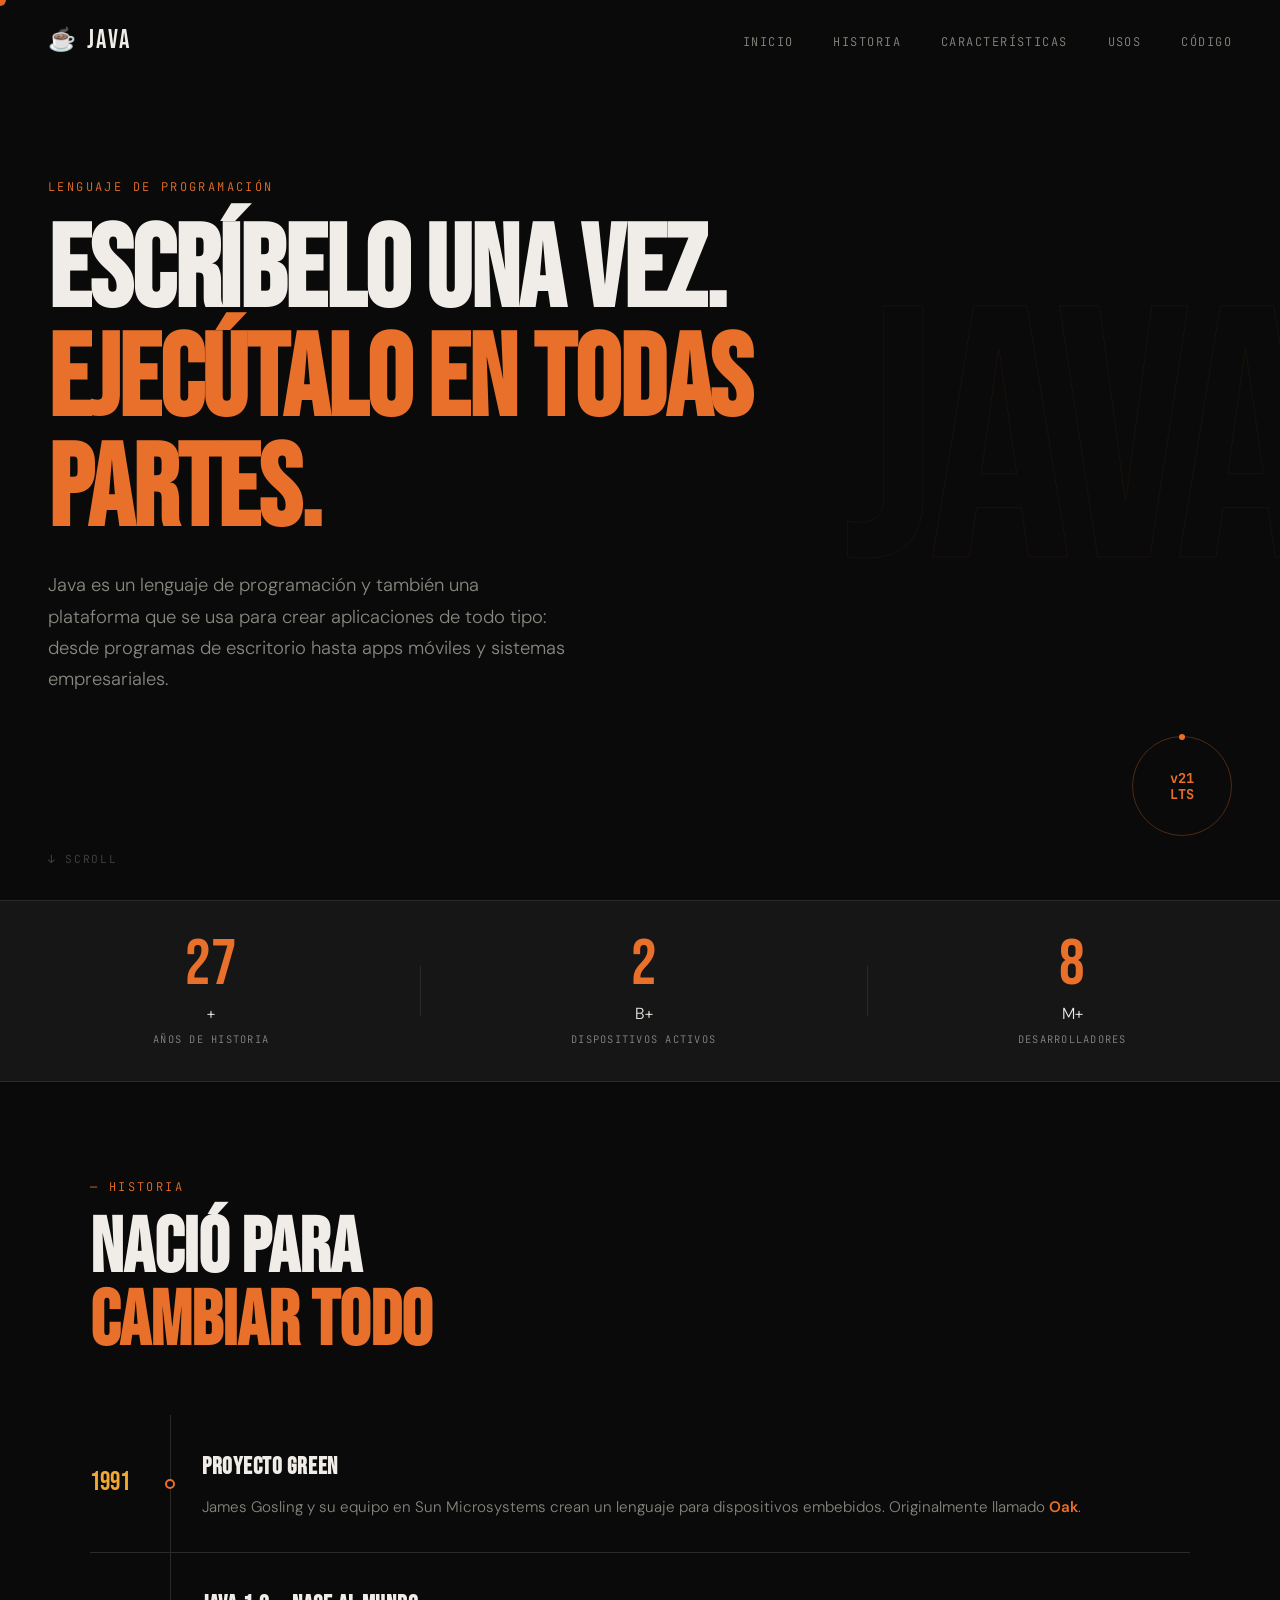
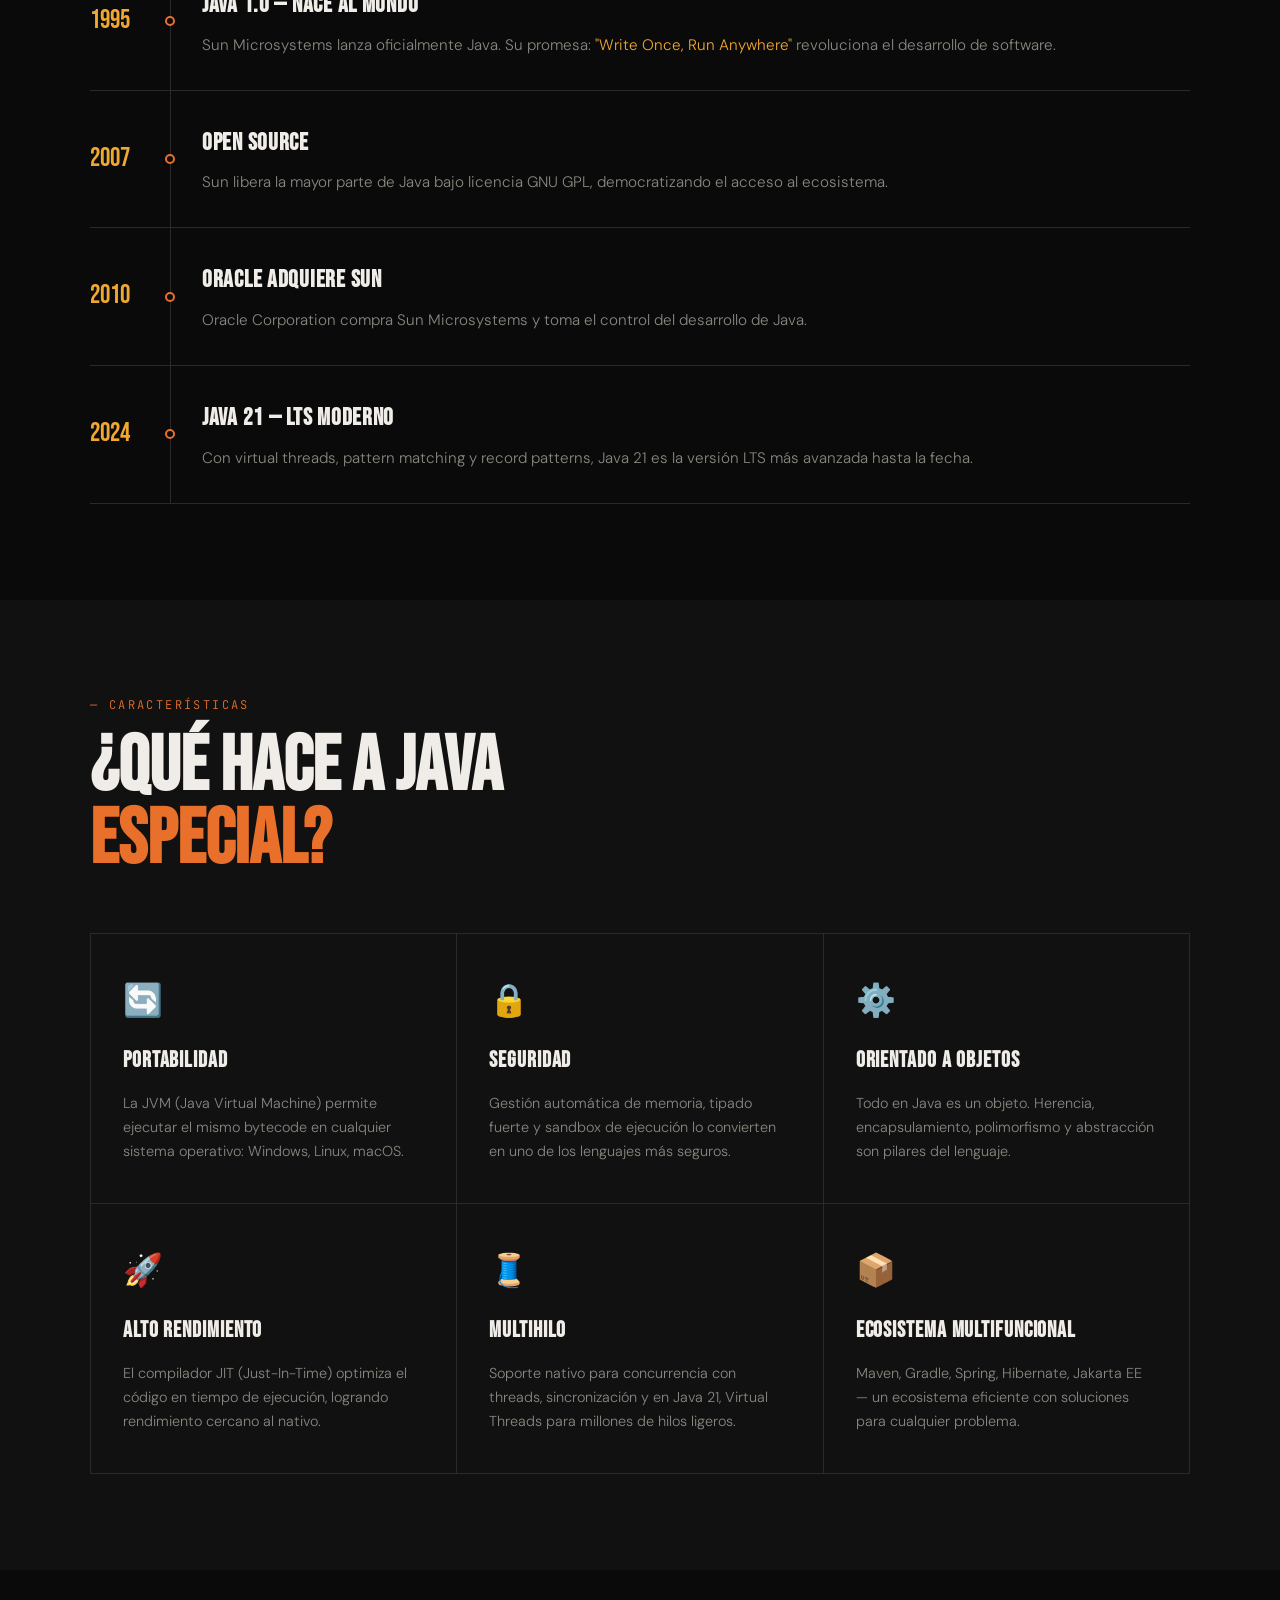
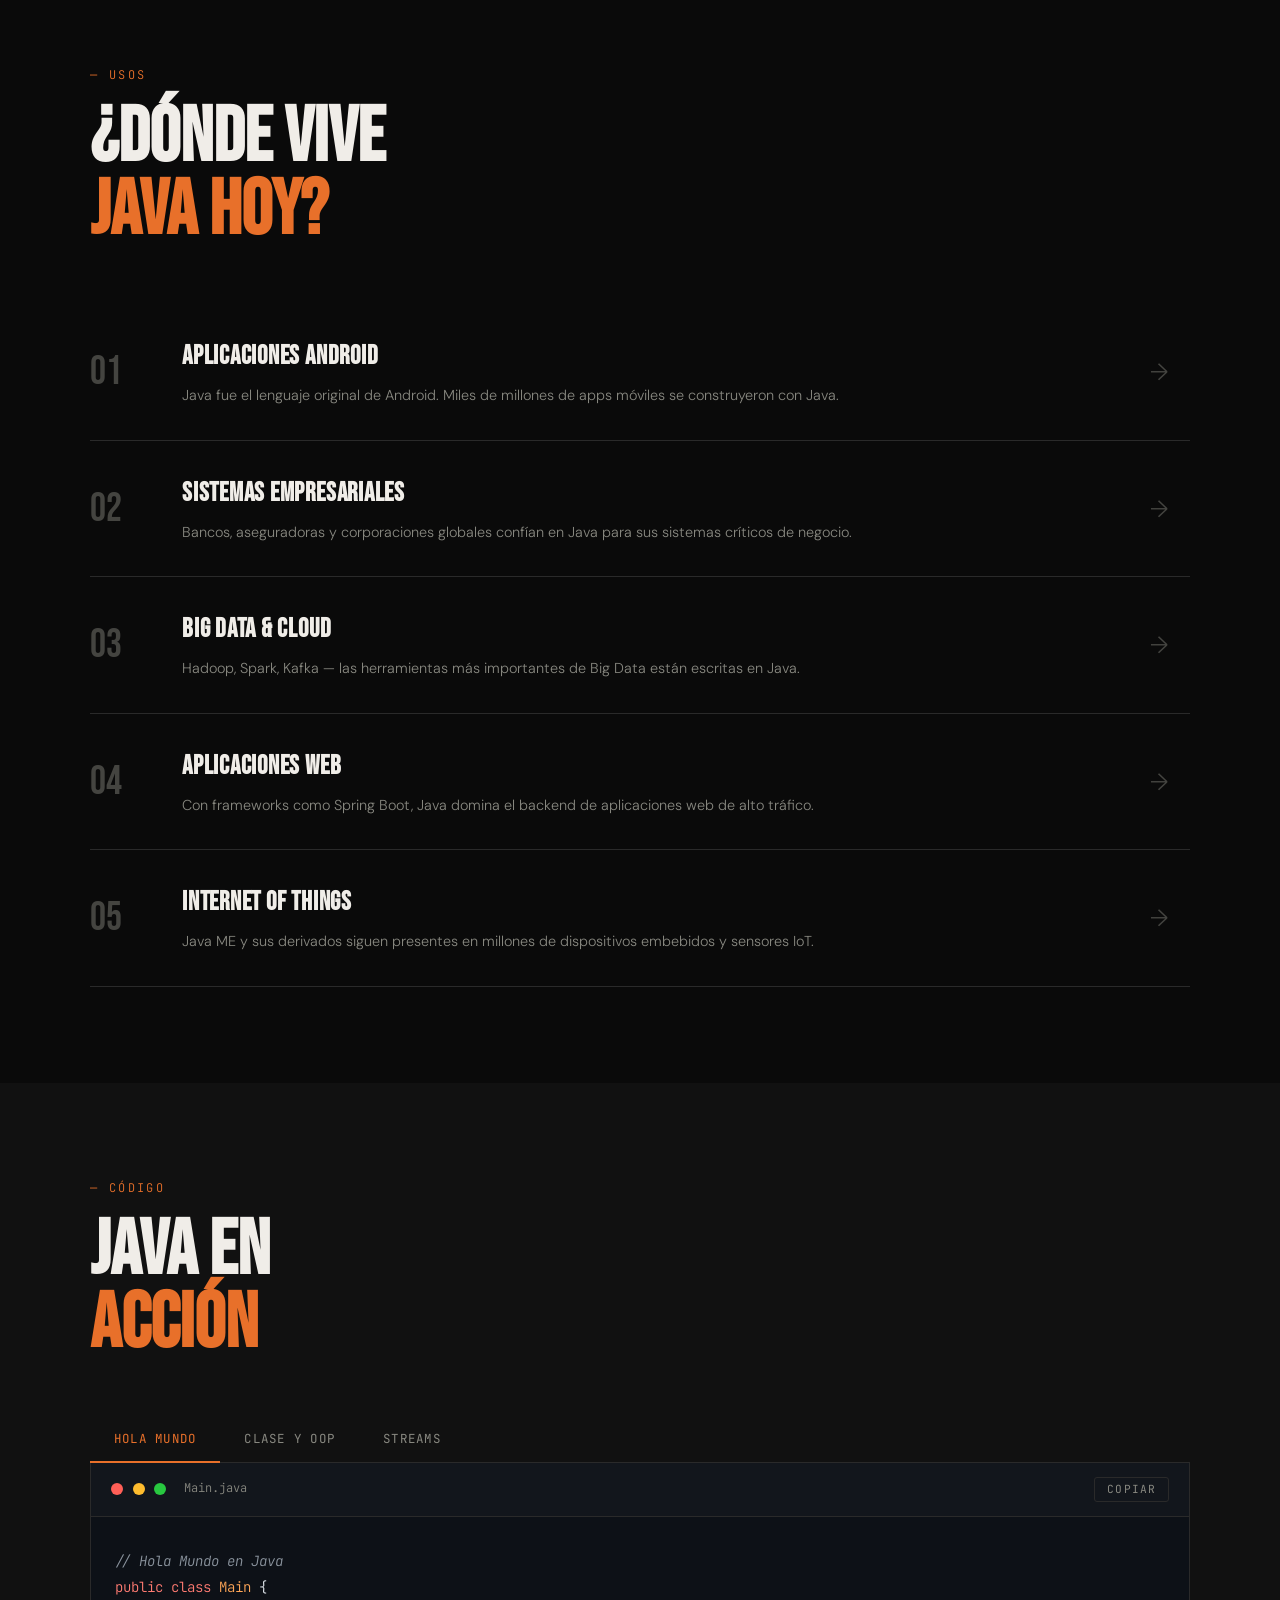
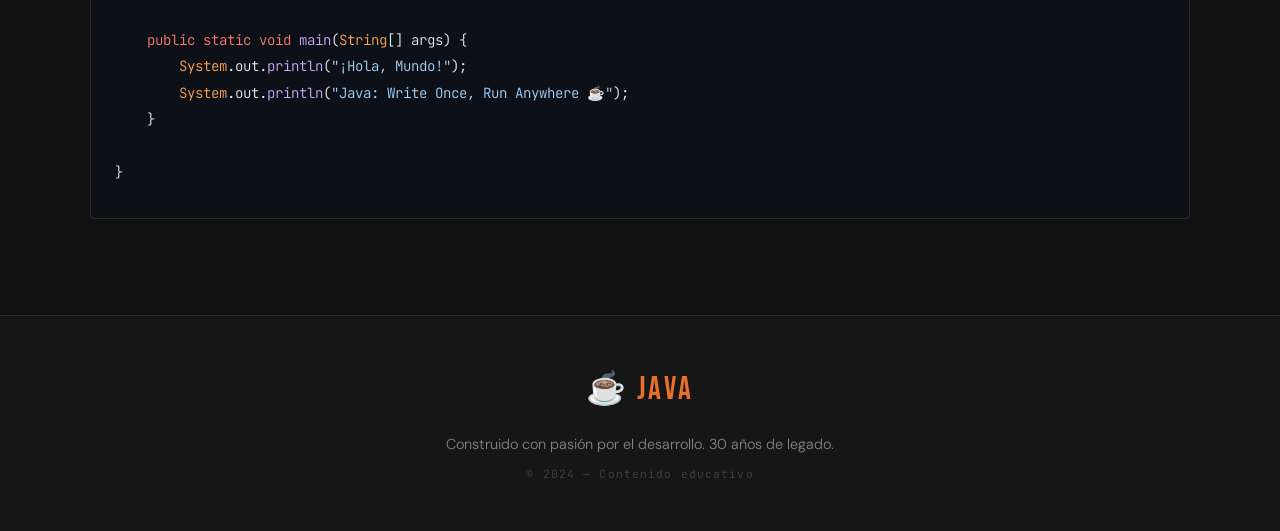
<file: index.html>
<!DOCTYPE html>
<html lang="es">
<head>
  <meta charset="UTF-8" />
  <meta name="viewport" content="width=device-width, initial-scale=1.0"/>
  <title>Java — El Lenguaje que Mueve el Mundo</title>
  <link rel="stylesheet" href="styles.css" />
  <link href="https://fonts.googleapis.com/css2?family=Bebas+Neue&family=DM+Sans:ital,wght@0,300;0,400;0,600;1,300&family=JetBrains+Mono:wght@400;700&display=swap" rel="stylesheet"/>
</head>
<body>

  <!-- CURSOR -->
  <div class="cursor" id="cursor"></div>

  <!-- LOADER -->
  <div class="loader" id="loader">
    <div class="loader-bar"></div>
    <span class="loader-text">Cargando<span class="dots">...</span></span>
  </div>

  <!-- NAV -->
  <nav class="navbar" id="navbar">
    <div class="nav-logo">
      <span class="logo-icon">☕</span>
      <span>JAVA</span>
    </div>
    <ul class="nav-links" id="navLinks">
      <li><a href="#intro" class="nav-link">Inicio</a></li>
      <li><a href="#historia" class="nav-link">Historia</a></li>
      <li><a href="#caracteristicas" class="nav-link">Características</a></li>
      <li><a href="#usos" class="nav-link">Usos</a></li>
      <li><a href="#codigo" class="nav-link">Código</a></li>
    </ul>
    <button class="hamburger" id="hamburger" aria-label="Menú">
      <span></span><span></span><span></span>
    </button>
  </nav>

  <!-- HERO -->
  <section class="hero" id="intro">
    <div class="hero-bg-text">JAVA</div>
    <div class="hero-content">
      <p class="hero-eyebrow reveal">Lenguaje de Programación</p>
      <h1 class="hero-title reveal">
        Escríbelo una vez.<br/>
        <em>Ejecútalo en todas partes.</em>
      </h1>
      <p class="hero-sub reveal">
       Java es un lenguaje de programación y también una plataforma que se usa para crear aplicaciones de todo tipo: desde programas de escritorio hasta apps móviles y sistemas empresariales.
      </p>
      <div class="hero-cta reveal">
        <a href="#historia" class="btn-primary">Explorar</a>
        <a href="#codigo" class="btn-ghost">Ver código</a>
      </div>
    </div>
    <div class="hero-badge">
      <div class="badge-ring"></div>
      <span>v21<br/>LTS</span>
    </div>
    <div class="scroll-hint" id="scrollHint">↓ Scroll</div>
  </section>

  <!-- STATS -->
  <section class="stats-bar">
    <div class="stats-inner">
      <div class="stat reveal">
        <span class="stat-num" data-target="30">0</span>+
        <span class="stat-label">años de historia</span>
      </div>
      <div class="stat-divider"></div>
      <div class="stat reveal">
        <span class="stat-num" data-target="3">0</span>B+
        <span class="stat-label">dispositivos activos</span>
      </div>
      <div class="stat-divider"></div>
      <div class="stat reveal">
        <span class="stat-num" data-target="9">0</span>M+
        <span class="stat-label">desarrolladores</span>
      </div>
    </div>
  </section>

  <!-- HISTORIA -->
  <section class="section" id="historia">
    <div class="section-inner">
      <div class="section-tag reveal">— Historia</div>
      <h2 class="section-title reveal">Nació para<br/><em>cambiar todo</em></h2>
      <div class="timeline">
        <div class="timeline-item reveal" data-year="1991">
          <div class="timeline-year">1991</div>
          <div class="timeline-content">
            <h3>Proyecto Green</h3>
            <p>James Gosling y su equipo en Sun Microsystems crean un lenguaje para dispositivos embebidos. Originalmente llamado <strong>Oak</strong>.</p>
          </div>
        </div>
        <div class="timeline-item reveal" data-year="1995">
          <div class="timeline-year">1995</div>
          <div class="timeline-content">
            <h3>Java 1.0 — Nace al mundo</h3>
            <p>Sun Microsystems lanza oficialmente Java. Su promesa: <em>"Write Once, Run Anywhere"</em> revoluciona el desarrollo de software.</p>
          </div>
        </div>
        <div class="timeline-item reveal" data-year="2007">
          <div class="timeline-year">2007</div>
          <div class="timeline-content">
            <h3>Open Source</h3>
            <p>Sun libera la mayor parte de Java bajo licencia GNU GPL, democratizando el acceso al ecosistema.</p>
          </div>
        </div>
        <div class="timeline-item reveal" data-year="2010">
          <div class="timeline-year">2010</div>
          <div class="timeline-content">
            <h3>Oracle adquiere Sun</h3>
            <p>Oracle Corporation compra Sun Microsystems y toma el control del desarrollo de Java.</p>
          </div>
        </div>
        <div class="timeline-item reveal" data-year="2024">
          <div class="timeline-year">2024</div>
          <div class="timeline-content">
            <h3>Java 21 — LTS Moderno</h3>
            <p>Con virtual threads, pattern matching y record patterns, Java 21 es la versión LTS más avanzada hasta la fecha.</p>
          </div>
        </div>
      </div>
    </div>
  </section>

  <!-- CARACTERÍSTICAS -->
  <section class="section section-dark" id="caracteristicas">
    <div class="section-inner">
      <div class="section-tag reveal">— Características</div>
      <h2 class="section-title reveal">¿Qué hace a java<br/><em>especial?</em></h2>
      <div class="features-grid">
        <div class="feature-card reveal" data-icon="🔄">
          <div class="feature-icon">🔄</div>
          <h3>Portabilidad</h3>
          <p>La JVM (Java Virtual Machine) permite ejecutar el mismo bytecode en cualquier sistema operativo: Windows, Linux, macOS.</p>
        </div>
        <div class="feature-card reveal" data-icon="🔒">
          <div class="feature-icon">🔒</div>
          <h3>Seguridad</h3>
          <p>Gestión automática de memoria, tipado fuerte y sandbox de ejecución lo convierten en uno de los lenguajes más seguros.</p>
        </div>
        <div class="feature-card reveal" data-icon="⚙️">
          <div class="feature-icon">⚙️</div>
          <h3>Orientado a Objetos</h3>
          <p>Todo en Java es un objeto. Herencia, encapsulamiento, polimorfismo y abstracción son pilares del lenguaje.</p>
        </div>
        <div class="feature-card reveal" data-icon="🚀">
          <div class="feature-icon">🚀</div>
          <h3>Alto Rendimiento</h3>
          <p>El compilador JIT (Just-In-Time) optimiza el código en tiempo de ejecución, logrando rendimiento cercano al nativo.</p>
        </div>
        <div class="feature-card reveal" data-icon="🧵">
          <div class="feature-icon">🧵</div>
          <h3>Multihilo</h3>
          <p>Soporte nativo para concurrencia con threads, sincronización y en Java 21, Virtual Threads para millones de hilos ligeros.</p>
        </div>
        <div class="feature-card reveal" data-icon="📦">
          <div class="feature-icon">📦</div>
          <h3>Ecosistema Multifuncional</h3>
          <p>Maven, Gradle, Spring, Hibernate, Jakarta EE — un ecosistema eficiente con soluciones para cualquier problema.</p>
        </div>
      </div>
    </div>
  </section>

  <!-- USOS -->
  <section class="section" id="usos">
    <div class="section-inner">
      <div class="section-tag reveal">— Usos</div>
      <h2 class="section-title reveal">¿Dónde vive<br/><em>Java hoy?</em></h2>
      <div class="usos-list">
        <div class="uso-item reveal">
          <span class="uso-num">01</span>
          <div class="uso-text">
            <h3>Aplicaciones Android</h3>
            <p>Java fue el lenguaje original de Android. Miles de millones de apps móviles se construyeron con Java.</p>
          </div>
          <span class="uso-arrow">→</span>
        </div>
        <div class="uso-item reveal">
          <span class="uso-num">02</span>
          <div class="uso-text">
            <h3>Sistemas Empresariales</h3>
            <p>Bancos, aseguradoras y corporaciones globales confían en Java para sus sistemas críticos de negocio.</p>
          </div>
          <span class="uso-arrow">→</span>
        </div>
        <div class="uso-item reveal">
          <span class="uso-num">03</span>
          <div class="uso-text">
            <h3>Big Data & Cloud</h3>
            <p>Hadoop, Spark, Kafka — las herramientas más importantes de Big Data están escritas en Java.</p>
          </div>
          <span class="uso-arrow">→</span>
        </div>
        <div class="uso-item reveal">
          <span class="uso-num">04</span>
          <div class="uso-text">
            <h3>Aplicaciones Web</h3>
            <p>Con frameworks como Spring Boot, Java domina el backend de aplicaciones web de alto tráfico.</p>
          </div>
          <span class="uso-arrow">→</span>
        </div>
        <div class="uso-item reveal">
          <span class="uso-num">05</span>
          <div class="uso-text">
            <h3>Internet of Things</h3>
            <p>Java ME y sus derivados siguen presentes en millones de dispositivos embebidos y sensores IoT.</p>
          </div>
          <span class="uso-arrow">→</span>
        </div>
      </div>
    </div>
  </section>

  <!-- CÓDIGO -->
  <section class="section section-dark" id="codigo">
    <div class="section-inner">
      <div class="section-tag reveal">— Código</div>
      <h2 class="section-title reveal">Java en<br/><em>acción</em></h2>
      <div class="code-tabs reveal">
        <button class="tab-btn active" data-tab="hola">Hola Mundo</button>
        <button class="tab-btn" data-tab="clase">Clase y OOP</button>
        <button class="tab-btn" data-tab="stream">Streams</button>
      </div>
      <div class="code-window reveal">
        <div class="code-header">
          <span class="dot red"></span>
          <span class="dot yellow"></span>
          <span class="dot green"></span>
          <span class="code-filename" id="codeFilename">Main.java</span>
          <button class="copy-btn" id="copyBtn">Copiar</button>
        </div>
        <pre class="code-block" id="codeBlock"><code id="codeContent"></code></pre>
      </div>
    </div>
  </section>

  <!-- FOOTER -->
  <footer class="footer">
    <div class="footer-inner">
      <div class="footer-logo">☕ JAVA</div>
      <p class="footer-text">Construido con pasión por el desarrollo. 30 años de legado.</p>
      <p class="footer-copy">© 2024 — Contenido educativo</p>
    </div>
  </footer>

  <script src="script.js"></script>
</body>
</html>
</file>
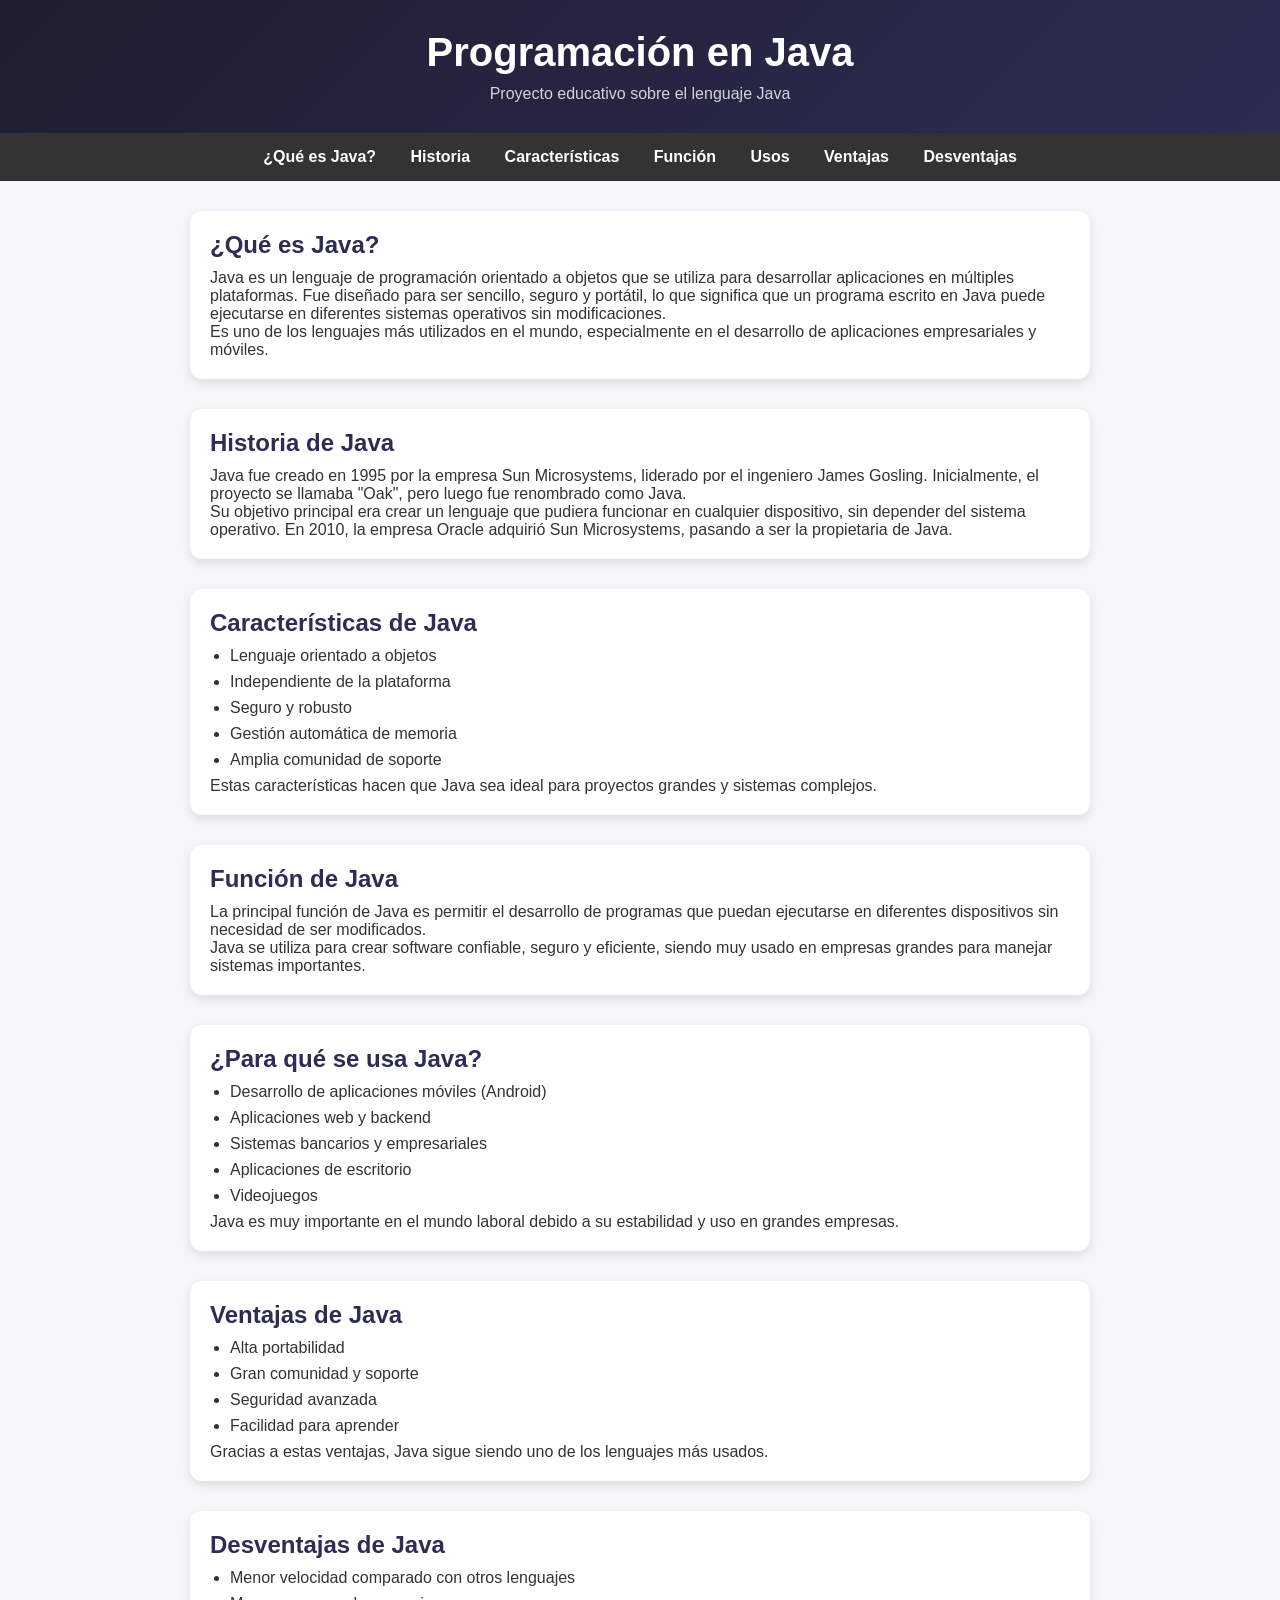
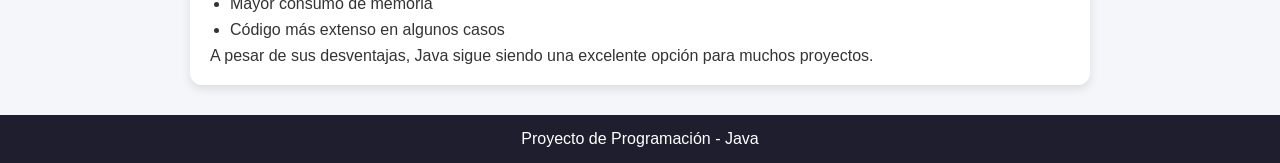
<file: .github/workflows/index.html>
<!DOCTYPE html>
<html lang="es">
<head>
    <meta charset="UTF-8">
    <meta name="viewport" content="width=device-width, initial-scale=1.0">
    <link rel="stylesheet" href="style.css">
    <title>Proyecto Java</title>
</head>

<body>

<header>
    <h1>Programación en Java</h1>
    <p>Proyecto educativo sobre el lenguaje Java</p>
</header>

<nav>
    <a href="#que-es">¿Qué es Java?</a>
    <a href="#historia">Historia</a>
    <a href="#caracteristicas">Características</a>
    <a href="#funcion">Función</a>
    <a href="#usos">Usos</a>
    <a href="#ventajas">Ventajas</a>
    <a href="#desventajas">Desventajas</a>
</nav>

<section id="que-es">
    <h2>¿Qué es Java?</h2>
    <p>
        Java es un lenguaje de programación orientado a objetos que se utiliza para 
        desarrollar aplicaciones en múltiples plataformas. Fue diseñado para ser 
        sencillo, seguro y portátil, lo que significa que un programa escrito en Java 
        puede ejecutarse en diferentes sistemas operativos sin modificaciones.
    </p>
    <p>
        Es uno de los lenguajes más utilizados en el mundo, especialmente en el 
        desarrollo de aplicaciones empresariales y móviles.
    </p>
</section>

<section id="historia">
    <h2>Historia de Java</h2>
    <p>
        Java fue creado en 1995 por la empresa Sun Microsystems, liderado por el 
        ingeniero James Gosling. Inicialmente, el proyecto se llamaba "Oak", pero 
        luego fue renombrado como Java.
    </p>
    <p>
        Su objetivo principal era crear un lenguaje que pudiera funcionar en cualquier 
        dispositivo, sin depender del sistema operativo. En 2010, la empresa Oracle 
        adquirió Sun Microsystems, pasando a ser la propietaria de Java.
    </p>
</section>

<section id="caracteristicas">
    <h2>Características de Java</h2>
    <ul>
        <li>Lenguaje orientado a objetos</li>
        <li>Independiente de la plataforma</li>
        <li>Seguro y robusto</li>
        <li>Gestión automática de memoria</li>
        <li>Amplia comunidad de soporte</li>
    </ul>
    <p>
        Estas características hacen que Java sea ideal para proyectos grandes y 
        sistemas complejos.
    </p>
</section>

<section id="funcion">
    <h2>Función de Java</h2>
    <p>
        La principal función de Java es permitir el desarrollo de programas que puedan 
        ejecutarse en diferentes dispositivos sin necesidad de ser modificados.
    </p>
    <p>
        Java se utiliza para crear software confiable, seguro y eficiente, siendo muy 
        usado en empresas grandes para manejar sistemas importantes.
    </p>
</section>

<section id="usos">
    <h2>¿Para qué se usa Java?</h2>
    <ul>
        <li>Desarrollo de aplicaciones móviles (Android)</li>
        <li>Aplicaciones web y backend</li>
        <li>Sistemas bancarios y empresariales</li>
        <li>Aplicaciones de escritorio</li>
        <li>Videojuegos</li>
    </ul>
    <p>
        Java es muy importante en el mundo laboral debido a su estabilidad y uso en 
        grandes empresas.
    </p>
</section>

<section id="ventajas">
    <h2>Ventajas de Java</h2>
    <ul>
        <li>Alta portabilidad</li>
        <li>Gran comunidad y soporte</li>
        <li>Seguridad avanzada</li>
        <li>Facilidad para aprender</li>
    </ul>
    <p>
        Gracias a estas ventajas, Java sigue siendo uno de los lenguajes más usados.
    </p>
</section>

<section id="desventajas">
    <h2>Desventajas de Java</h2>
    <ul>
        <li>Menor velocidad comparado con otros lenguajes</li>
        <li>Mayor consumo de memoria</li>
        <li>Código más extenso en algunos casos</li>
    </ul>
    <p>
        A pesar de sus desventajas, Java sigue siendo una excelente opción para muchos proyectos.
    </p>
</section>

<footer>
    <p>Proyecto de Programación - Java</p>
</footer>

</body>
</html>
</file>
<file: styles.css>
/* =============================================
   JAVA PAGE — STYLES.CSS
   Tema: Editorial Industrial / Dark & Bold
   ============================================= */

/* ---- RESET & VARIABLES ---- */
*, *::before, *::after { box-sizing: border-box; margin: 0; padding: 0; }

:root {
  --bg: #0a0a0a;
  --bg-2: #111111;
  --bg-3: #1a1a1a;
  --surface: #161616;
  --border: #2a2a2a;
  --accent: #e8702a;       /* Java orange */
  --accent-2: #f0a830;     /* warm gold */
  --text: #f0ede8;
  --text-muted: #888880;
  --text-dim: #444440;
  --code-bg: #0d1117;
  --font-display: 'Bebas Neue', sans-serif;
  --font-body: 'DM Sans', sans-serif;
  --font-mono: 'JetBrains Mono', monospace;
  --radius: 4px;
  --transition: 0.3s cubic-bezier(0.4, 0, 0.2, 1);
}

html { scroll-behavior: smooth; font-size: 16px; }

body {
  background: var(--bg);
  color: var(--text);
  font-family: var(--font-body);
  font-weight: 300;
  line-height: 1.65;
  overflow-x: hidden;
  cursor: none;
}

/* ---- CUSTOM CURSOR ---- */
.cursor {
  width: 12px; height: 12px;
  background: var(--accent);
  border-radius: 50%;
  position: fixed;
  top: 0; left: 0;
  pointer-events: none;
  z-index: 9999;
  transform: translate(-50%, -50%);
  transition: transform 0.08s ease, width 0.2s ease, height 0.2s ease, background 0.2s ease;
  mix-blend-mode: difference;
}
.cursor.hover {
  width: 40px; height: 40px;
  background: rgba(232, 112, 42, 0.3);
}
@media (hover: none) { .cursor { display: none; } body { cursor: auto; } }

/* ---- LOADER ---- */
.loader {
  position: fixed; inset: 0;
  background: var(--bg);
  z-index: 10000;
  display: flex;
  flex-direction: column;
  align-items: center;
  justify-content: center;
  gap: 1rem;
  transition: opacity 0.5s ease, visibility 0.5s ease;
}
.loader.hidden { opacity: 0; visibility: hidden; }
.loader-bar {
  width: 200px; height: 2px;
  background: var(--border);
  position: relative;
  overflow: hidden;
}
.loader-bar::after {
  content: '';
  position: absolute;
  left: -100%; top: 0;
  width: 100%; height: 100%;
  background: var(--accent);
  animation: loadBar 1.2s cubic-bezier(0.4,0,0.2,1) forwards;
}
@keyframes loadBar { to { left: 0; } }
.loader-text {
  font-family: var(--font-mono);
  font-size: 0.75rem;
  color: var(--text-muted);
  letter-spacing: 0.15em;
  text-transform: uppercase;
}
.dots { animation: dots 1s steps(3, end) infinite; }
@keyframes dots {
  0%   { content: '.'; }
  33%  { content: '..'; }
  66%  { content: '...'; }
}

/* ---- NAVBAR ---- */
.navbar {
  position: fixed; top: 0; left: 0; right: 0;
  z-index: 100;
  display: flex;
  align-items: center;
  justify-content: space-between;
  padding: 1.25rem 3rem;
  background: transparent;
  transition: background var(--transition), padding var(--transition);
  border-bottom: 1px solid transparent;
}
.navbar.scrolled {
  background: rgba(10,10,10,0.92);
  backdrop-filter: blur(12px);
  border-color: var(--border);
  padding: 0.9rem 3rem;
}
.nav-logo {
  font-family: var(--font-display);
  font-size: 1.6rem;
  letter-spacing: 0.1em;
  color: var(--text);
  display: flex; align-items: center; gap: 0.5rem;
  text-decoration: none;
}
.logo-icon { font-size: 1.4rem; }
.nav-links {
  display: flex; gap: 2.5rem;
  list-style: none;
}
.nav-link {
  font-family: var(--font-mono);
  font-size: 0.75rem;
  text-transform: uppercase;
  letter-spacing: 0.12em;
  color: var(--text-muted);
  text-decoration: none;
  position: relative;
  transition: color var(--transition);
}
.nav-link::after {
  content: '';
  position: absolute; bottom: -4px; left: 0;
  width: 0; height: 1px;
  background: var(--accent);
  transition: width var(--transition);
}
.nav-link:hover { color: var(--text); }
.nav-link:hover::after { width: 100%; }

/* Hamburger */
.hamburger {
  display: none;
  flex-direction: column;
  gap: 5px;
  background: none; border: none;
  cursor: pointer; padding: 4px;
}
.hamburger span {
  display: block; width: 24px; height: 2px;
  background: var(--text);
  transition: all var(--transition);
}
.hamburger.open span:nth-child(1) { transform: translateY(7px) rotate(45deg); }
.hamburger.open span:nth-child(2) { opacity: 0; }
.hamburger.open span:nth-child(3) { transform: translateY(-7px) rotate(-45deg); }

/* ---- HERO ---- */
.hero {
  min-height: 100vh;
  display: flex;
  align-items: center;
  padding: 8rem 3rem 4rem;
  position: relative;
  overflow: hidden;
}
.hero-bg-text {
  position: absolute;
  font-family: var(--font-display);
  font-size: clamp(10rem, 28vw, 28rem);
  color: transparent;
  -webkit-text-stroke: 1px rgba(232,112,42,0.06);
  right: -2rem; top: 50%;
  transform: translateY(-50%);
  pointer-events: none;
  line-height: 1;
  user-select: none;
  letter-spacing: -0.02em;
}
.hero-content {
  max-width: 760px;
  position: relative; z-index: 1;
}
.hero-eyebrow {
  font-family: var(--font-mono);
  font-size: 0.75rem;
  text-transform: uppercase;
  letter-spacing: 0.2em;
  color: var(--accent);
  margin-bottom: 1.25rem;
}
.hero-title {
  font-family: var(--font-display);
  font-size: clamp(3.5rem, 9vw, 8rem);
  line-height: 0.95;
  letter-spacing: -0.01em;
  color: var(--text);
  margin-bottom: 1.5rem;
}
.hero-title em {
  color: var(--accent);
  font-style: normal;
}
.hero-sub {
  font-size: clamp(1rem, 1.5vw, 1.15rem);
  color: var(--text-muted);
  max-width: 520px;
  margin-bottom: 2.5rem;
  line-height: 1.7;
}
.hero-cta { display: flex; gap: 1rem; flex-wrap: wrap; }
.btn-primary {
  display: inline-block;
  padding: 0.85rem 2.25rem;
  background: var(--accent);
  color: #0a0a0a;
  font-family: var(--font-mono);
  font-size: 0.8rem;
  font-weight: 700;
  letter-spacing: 0.1em;
  text-transform: uppercase;
  text-decoration: none;
  border-radius: var(--radius);
  transition: transform var(--transition), box-shadow var(--transition);
}
.btn-primary:hover {
  transform: translateY(-2px);
  box-shadow: 0 8px 24px rgba(232,112,42,0.35);
}
.btn-ghost {
  display: inline-block;
  padding: 0.85rem 2.25rem;
  border: 1px solid var(--border);
  color: var(--text-muted);
  font-family: var(--font-mono);
  font-size: 0.8rem;
  letter-spacing: 0.1em;
  text-transform: uppercase;
  text-decoration: none;
  border-radius: var(--radius);
  transition: border-color var(--transition), color var(--transition);
}
.btn-ghost:hover { border-color: var(--accent); color: var(--accent); }

/* Hero badge */
.hero-badge {
  position: absolute;
  right: 3rem; bottom: 4rem;
  width: 100px; height: 100px;
  display: flex; align-items: center; justify-content: center;
  font-family: var(--font-mono);
  font-size: 0.85rem;
  font-weight: 700;
  color: var(--accent);
  text-align: center;
  line-height: 1.2;
}
.badge-ring {
  position: absolute; inset: 0;
  border: 1px solid rgba(232,112,42,0.3);
  border-radius: 50%;
  animation: rotate 8s linear infinite;
}
.badge-ring::before {
  content: '';
  position: absolute;
  top: -3px; left: 50%;
  width: 6px; height: 6px;
  background: var(--accent);
  border-radius: 50%;
  transform: translateX(-50%);
}
@keyframes rotate { to { transform: rotate(360deg); } }

/* Scroll hint */
.scroll-hint {
  position: absolute;
  bottom: 2rem; left: 3rem;
  font-family: var(--font-mono);
  font-size: 0.7rem;
  color: var(--text-dim);
  letter-spacing: 0.15em;
  text-transform: uppercase;
  animation: bounce 2s ease-in-out infinite;
}
@keyframes bounce { 0%,100%{transform:translateY(0)} 50%{transform:translateY(4px)} }

/* ---- STATS BAR ---- */
.stats-bar {
  background: var(--surface);
  border-top: 1px solid var(--border);
  border-bottom: 1px solid var(--border);
  padding: 2rem 3rem;
}
.stats-inner {
  max-width: 1100px; margin: 0 auto;
  display: flex;
  align-items: center;
  justify-content: space-around;
  flex-wrap: wrap;
  gap: 1.5rem;
}
.stat {
  display: flex;
  flex-direction: column;
  align-items: center;
  gap: 0.25rem;
}
.stat-num {
  font-family: var(--font-display);
  font-size: clamp(2.5rem, 5vw, 4rem);
  color: var(--accent);
  line-height: 1;
}
.stat-label {
  font-family: var(--font-mono);
  font-size: 0.65rem;
  color: var(--text-muted);
  text-transform: uppercase;
  letter-spacing: 0.12em;
  text-align: center;
}
.stat-divider {
  width: 1px; height: 50px;
  background: var(--border);
  flex-shrink: 0;
}

/* ---- SECTIONS ---- */
.section { padding: 6rem 3rem; }
.section-dark { background: var(--bg-2); }
.section-inner {
  max-width: 1100px;
  margin: 0 auto;
}
.section-tag {
  font-family: var(--font-mono);
  font-size: 0.75rem;
  color: var(--accent);
  text-transform: uppercase;
  letter-spacing: 0.2em;
  margin-bottom: 1rem;
}
.section-title {
  font-family: var(--font-display);
  font-size: clamp(2.8rem, 6vw, 5.5rem);
  line-height: 0.95;
  margin-bottom: 3.5rem;
  color: var(--text);
}
.section-title em { color: var(--accent); font-style: normal; }

/* ---- TIMELINE ---- */
.timeline {
  display: flex;
  flex-direction: column;
  gap: 0;
  position: relative;
}
.timeline::before {
  content: '';
  position: absolute;
  left: 80px; top: 0; bottom: 0;
  width: 1px;
  background: var(--border);
}
.timeline-item {
  display: grid;
  grid-template-columns: 80px 1fr;
  gap: 2rem;
  padding: 2rem 0;
  border-bottom: 1px solid var(--border);
  position: relative;
}
.timeline-item::before {
  content: '';
  position: absolute;
  left: 80px;
  top: 50%;
  width: 10px; height: 10px;
  background: var(--bg);
  border: 2px solid var(--accent);
  border-radius: 50%;
  transform: translate(-50%, -50%);
  z-index: 1;
  transition: background var(--transition);
}
.timeline-item:hover::before { background: var(--accent); }
.timeline-year {
  font-family: var(--font-display);
  font-size: 1.6rem;
  color: var(--accent-2);
  padding-right: 2rem;
  align-self: center;
}
.timeline-content h3 {
  font-family: var(--font-display);
  font-size: 1.5rem;
  color: var(--text);
  margin-bottom: 0.5rem;
  letter-spacing: 0.03em;
}
.timeline-content p {
  color: var(--text-muted);
  font-size: 0.95rem;
}
.timeline-content strong { color: var(--accent); font-weight: 600; }
.timeline-content em { color: var(--accent-2); font-style: normal; }

/* ---- FEATURES GRID ---- */
.features-grid {
  display: grid;
  grid-template-columns: repeat(3, 1fr);
  gap: 1px;
  background: var(--border);
  border: 1px solid var(--border);
}
.feature-card {
  background: var(--bg-2);
  padding: 2.5rem 2rem;
  transition: background var(--transition);
  cursor: default;
}
.feature-card:hover { background: var(--bg-3); }
.feature-icon {
  font-size: 2rem;
  margin-bottom: 1rem;
  display: block;
  transition: transform var(--transition);
}
.feature-card:hover .feature-icon { transform: scale(1.15); }
.feature-card h3 {
  font-family: var(--font-display);
  font-size: 1.4rem;
  letter-spacing: 0.04em;
  color: var(--text);
  margin-bottom: 0.75rem;
}
.feature-card p {
  font-size: 0.9rem;
  color: var(--text-muted);
  line-height: 1.65;
}

/* ---- USOS ---- */
.usos-list { display: flex; flex-direction: column; }
.uso-item {
  display: grid;
  grid-template-columns: 60px 1fr 40px;
  align-items: center;
  gap: 2rem;
  padding: 2rem 0;
  border-bottom: 1px solid var(--border);
  transition: gap var(--transition);
  cursor: default;
}
.uso-item:hover { gap: 2.5rem; }
.uso-num {
  font-family: var(--font-display);
  font-size: 2.5rem;
  color: var(--text-dim);
  transition: color var(--transition);
  line-height: 1;
}
.uso-item:hover .uso-num { color: var(--accent); }
.uso-text h3 {
  font-family: var(--font-display);
  font-size: 1.6rem;
  color: var(--text);
  letter-spacing: 0.03em;
  margin-bottom: 0.35rem;
}
.uso-text p { font-size: 0.9rem; color: var(--text-muted); }
.uso-arrow {
  font-size: 1.5rem;
  color: var(--text-dim);
  transition: color var(--transition), transform var(--transition);
}
.uso-item:hover .uso-arrow { color: var(--accent); transform: translateX(4px); }

/* ---- CODE SECTION ---- */
.code-tabs {
  display: flex;
  gap: 0;
  margin-bottom: 0;
  border-bottom: 1px solid var(--border);
}
.tab-btn {
  font-family: var(--font-mono);
  font-size: 0.78rem;
  text-transform: uppercase;
  letter-spacing: 0.1em;
  color: var(--text-muted);
  background: none;
  border: none;
  border-bottom: 2px solid transparent;
  padding: 0.85rem 1.5rem;
  cursor: pointer;
  transition: color var(--transition), border-color var(--transition);
  margin-bottom: -1px;
}
.tab-btn:hover { color: var(--text); }
.tab-btn.active { color: var(--accent); border-bottom-color: var(--accent); }
.code-window {
  background: var(--code-bg);
  border: 1px solid var(--border);
  border-top: none;
  border-radius: 0 0 var(--radius) var(--radius);
  overflow: hidden;
}
.code-header {
  display: flex;
  align-items: center;
  gap: 0.6rem;
  padding: 0.85rem 1.25rem;
  background: rgba(255,255,255,0.02);
  border-bottom: 1px solid var(--border);
}
.dot { width: 12px; height: 12px; border-radius: 50%; }
.dot.red { background: #ff5f57; }
.dot.yellow { background: #febc2e; }
.dot.green { background: #28c840; }
.code-filename {
  font-family: var(--font-mono);
  font-size: 0.75rem;
  color: var(--text-muted);
  margin-left: 0.5rem;
}
.copy-btn {
  margin-left: auto;
  font-family: var(--font-mono);
  font-size: 0.7rem;
  text-transform: uppercase;
  letter-spacing: 0.1em;
  color: var(--text-muted);
  background: none;
  border: 1px solid var(--border);
  padding: 0.3rem 0.75rem;
  border-radius: 3px;
  cursor: pointer;
  transition: color var(--transition), border-color var(--transition);
}
.copy-btn:hover { color: var(--accent); border-color: var(--accent); }
.code-block {
  padding: 2rem 1.5rem;
  overflow-x: auto;
  margin: 0;
}
#codeContent {
  font-family: var(--font-mono);
  font-size: 0.88rem;
  line-height: 1.75;
  color: #e6edf3;
  white-space: pre;
}

/* Syntax colors */
.kw  { color: #ff7b72; }
.cl  { color: #ffa657; }
.fn  { color: #d2a8ff; }
.st  { color: #a5d6ff; }
.cm  { color: #8b949e; font-style: italic; }
.nb  { color: #79c0ff; }
.op  { color: #ff7b72; }

/* ---- FOOTER ---- */
.footer {
  background: var(--surface);
  border-top: 1px solid var(--border);
  padding: 3rem;
  text-align: center;
}
.footer-logo {
  font-family: var(--font-display);
  font-size: 2rem;
  color: var(--accent);
  letter-spacing: 0.1em;
  margin-bottom: 1rem;
}
.footer-text {
  color: var(--text-muted);
  font-size: 0.9rem;
  margin-bottom: 0.5rem;
}
.footer-copy {
  font-family: var(--font-mono);
  font-size: 0.7rem;
  color: var(--text-dim);
  letter-spacing: 0.1em;
}

/* ---- REVEAL ANIMATIONS ---- */
.reveal {
  opacity: 0;
  transform: translateY(28px);
  transition: opacity 0.65s cubic-bezier(0.4,0,0.2,1),
              transform 0.65s cubic-bezier(0.4,0,0.2,1);
}
.reveal.visible {
  opacity: 1;
  transform: translateY(0);
}

/* ---- RESPONSIVE ---- */
@media (max-width: 1024px) {
  .features-grid { grid-template-columns: repeat(2, 1fr); }
  .hero-badge { display: none; }
}

@media (max-width: 768px) {
  .navbar { padding: 1rem 1.5rem; }
  .navbar.scrolled { padding: 0.75rem 1.5rem; }
  .nav-links {
    position: fixed;
    top: 0; right: 0;
    width: 70vw; max-width: 300px;
    height: 100vh;
    background: rgba(10,10,10,0.97);
    backdrop-filter: blur(20px);
    flex-direction: column;
    justify-content: center;
    align-items: center;
    gap: 2rem;
    transform: translateX(100%);
    transition: transform var(--transition);
    z-index: 99;
    border-left: 1px solid var(--border);
  }
  .nav-links.open { transform: translateX(0); }
  .nav-link { font-size: 1rem; }
  .hamburger { display: flex; z-index: 100; }

  .hero { padding: 6rem 1.5rem 3rem; }
  .section { padding: 4rem 1.5rem; }
  .stats-bar { padding: 1.5rem; }
  .stat-divider { display: none; }

  .timeline::before { left: 0; }
  .timeline-item { grid-template-columns: 1fr; gap: 0.5rem; padding: 1.5rem 0 1.5rem 1.5rem; }
  .timeline-item::before { left: 0; top: 2rem; }
  .timeline-year { font-size: 1.2rem; }

  .features-grid { grid-template-columns: 1fr; }

  .uso-item { grid-template-columns: 50px 1fr; }
  .uso-arrow { display: none; }

  .code-tabs { overflow-x: auto; white-space: nowrap; }

  .footer { padding: 2rem 1.5rem; }
}

@media (max-width: 480px) {
  .hero-title { font-size: 3rem; }
  .section-title { font-size: 2.5rem; }
  .hero-cta { flex-direction: column; }
  .btn-primary, .btn-ghost { text-align: center; }
  .stats-inner { gap: 2rem; }
}
</file>
<file: .github/workflows/style.css>
* {
    margin: 0;
    padding: 0;
    box-sizing: border-box;
}

body {
    font-family: Arial, sans-serif;
    background: #f4f6f9;
    color: #333;
}


header {
    background: linear-gradient(135deg, #1e1e2f, #2c2c54);
    color: white;
    text-align: center;
    padding: 30px 20px;
}

header h1 {
    font-size: 2.5em;
}

header p {
    margin-top: 10px;
    opacity: 0.8;
}


nav {
    background: #333;
    text-align: center;
    padding: 15px;
    position: sticky;
    top: 0;
}

nav a {
    color: white;
    text-decoration: none;
    margin: 0 15px;
    font-weight: bold;
    transition: 0.3s;
}

nav a:hover {
    color: #00bcd4;
}


section {
    max-width: 900px;
    margin: 30px auto;
    padding: 20px;
}


section {
    background: white;
    border-radius: 12px;
    margin-bottom: 20px;
    box-shadow: 0 4px 10px rgba(0,0,0,0.1);
}

section h2 {
    margin-bottom: 10px;
    color: #2c2c54;
}
ul {
    margin-top: 10px;
    padding-left: 20px;
}

ul li {
    margin: 8px 0;
}


footer {
    background: #1e1e2f;
    color: white;
    text-align: center;
    padding: 15px;
    margin-top: 30px;
}


section:hover {
    transform: scale(1.01);
    transition: 0.3s;
}
</file>
